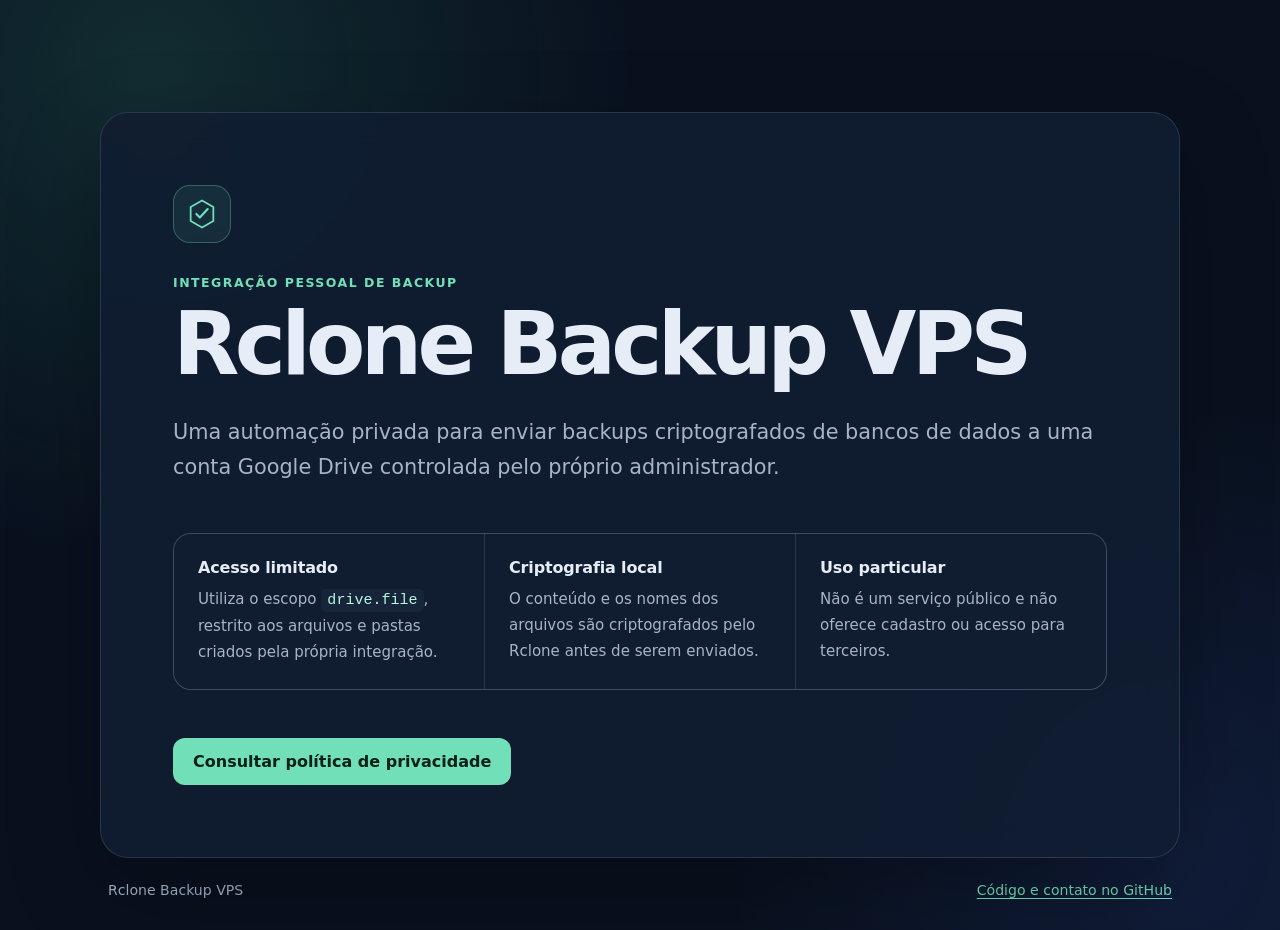
<file: index.html>
<!doctype html>
<html lang="pt-BR">
  <head>
    <meta charset="utf-8">
    <meta name="viewport" content="width=device-width, initial-scale=1">
    <meta name="description" content="Informações sobre o Rclone Backup VPS, uma integração pessoal para backups criptografados no Google Drive.">
    <title>Rclone Backup VPS</title>
    <link rel="stylesheet" href="styles.css">
  </head>
  <body>
    <main class="shell">
      <section class="card" aria-labelledby="page-title">
        <div class="mark" aria-hidden="true">
          <svg viewBox="0 0 48 48" role="img">
            <path d="M24 5 40 14v20L24 43 8 34V14L24 5Z" fill="none" stroke="currentColor" stroke-width="2.5"/>
            <path d="m16 24 5 5 11-12" fill="none" stroke="currentColor" stroke-linecap="round" stroke-linejoin="round" stroke-width="3"/>
          </svg>
        </div>

        <p class="eyebrow">Integração pessoal de backup</p>
        <h1 id="page-title">Rclone Backup VPS</h1>
        <p class="lead">
          Uma automação privada para enviar backups criptografados de bancos de dados a uma conta Google Drive controlada pelo próprio administrador.
        </p>

        <div class="details">
          <article>
            <h2>Acesso limitado</h2>
            <p>Utiliza o escopo <code>drive.file</code>, restrito aos arquivos e pastas criados pela própria integração.</p>
          </article>
          <article>
            <h2>Criptografia local</h2>
            <p>O conteúdo e os nomes dos arquivos são criptografados pelo Rclone antes de serem enviados.</p>
          </article>
          <article>
            <h2>Uso particular</h2>
            <p>Não é um serviço público e não oferece cadastro ou acesso para terceiros.</p>
          </article>
        </div>

        <a class="button" href="privacy.html">Consultar política de privacidade</a>
      </section>

      <footer>
        <span>Rclone Backup VPS</span>
        <a href="https://github.com/gutocz/rclonebckpvps">Código e contato no GitHub</a>
      </footer>
    </main>
  </body>
</html>
</file>
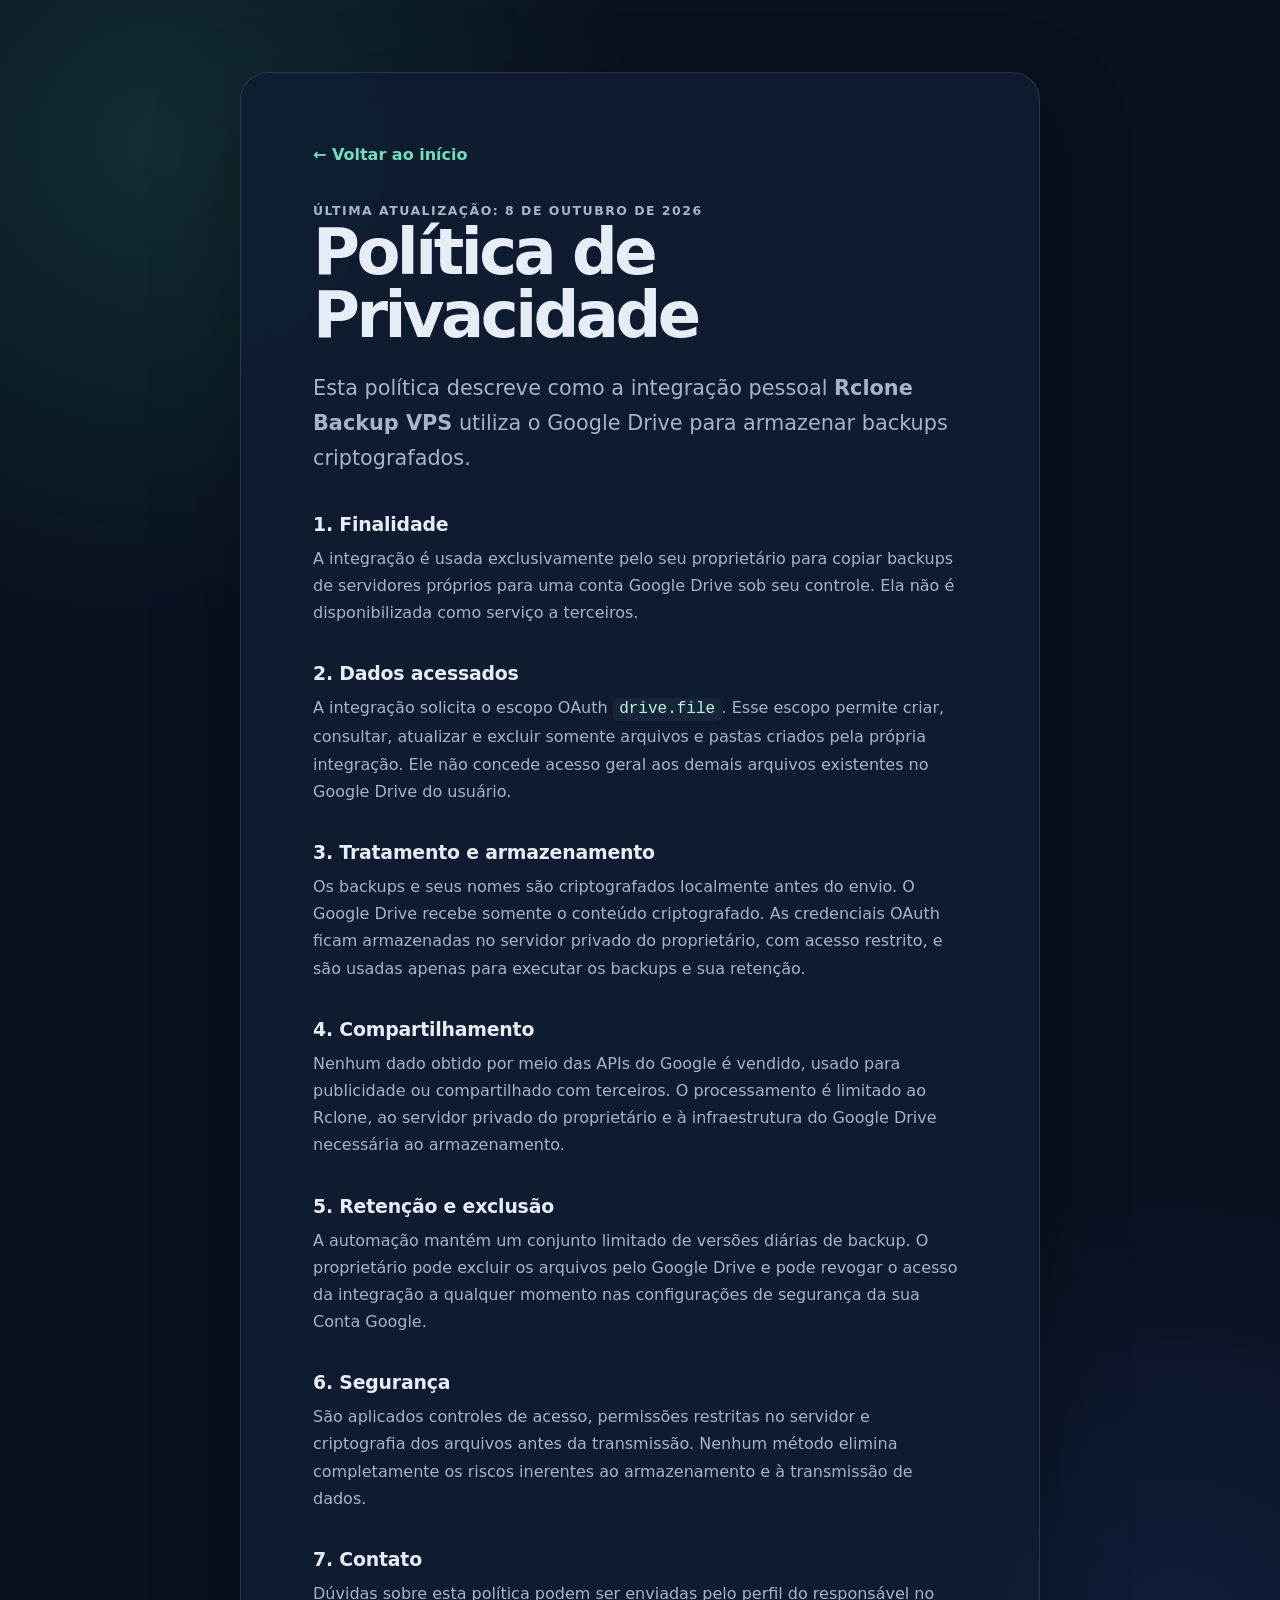
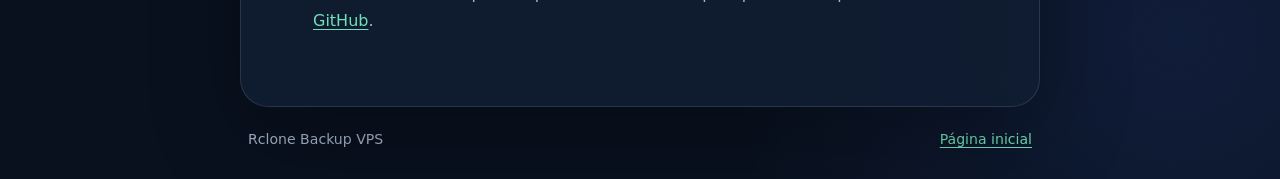
<file: privacy.html>
<!doctype html>
<html lang="pt-BR">
  <head>
    <meta charset="utf-8">
    <meta name="viewport" content="width=device-width, initial-scale=1">
    <meta name="description" content="Política de privacidade da integração pessoal Rclone Backup VPS.">
    <title>Política de Privacidade — Rclone Backup VPS</title>
    <link rel="stylesheet" href="styles.css">
  </head>
  <body>
    <main class="shell document-shell">
      <article class="card document">
        <a class="back" href="index.html">← Voltar ao início</a>
        <p class="eyebrow">Última atualização: 8 de outubro de 2026</p>
        <h1>Política de Privacidade</h1>

        <p class="lead">
          Esta política descreve como a integração pessoal <strong>Rclone Backup VPS</strong> utiliza o Google Drive para armazenar backups criptografados.
        </p>

        <h2>1. Finalidade</h2>
        <p>
          A integração é usada exclusivamente pelo seu proprietário para copiar backups de servidores próprios para uma conta Google Drive sob seu controle. Ela não é disponibilizada como serviço a terceiros.
        </p>

        <h2>2. Dados acessados</h2>
        <p>
          A integração solicita o escopo OAuth <code>drive.file</code>. Esse escopo permite criar, consultar, atualizar e excluir somente arquivos e pastas criados pela própria integração. Ele não concede acesso geral aos demais arquivos existentes no Google Drive do usuário.
        </p>

        <h2>3. Tratamento e armazenamento</h2>
        <p>
          Os backups e seus nomes são criptografados localmente antes do envio. O Google Drive recebe somente o conteúdo criptografado. As credenciais OAuth ficam armazenadas no servidor privado do proprietário, com acesso restrito, e são usadas apenas para executar os backups e sua retenção.
        </p>

        <h2>4. Compartilhamento</h2>
        <p>
          Nenhum dado obtido por meio das APIs do Google é vendido, usado para publicidade ou compartilhado com terceiros. O processamento é limitado ao Rclone, ao servidor privado do proprietário e à infraestrutura do Google Drive necessária ao armazenamento.
        </p>

        <h2>5. Retenção e exclusão</h2>
        <p>
          A automação mantém um conjunto limitado de versões diárias de backup. O proprietário pode excluir os arquivos pelo Google Drive e pode revogar o acesso da integração a qualquer momento nas configurações de segurança da sua Conta Google.
        </p>

        <h2>6. Segurança</h2>
        <p>
          São aplicados controles de acesso, permissões restritas no servidor e criptografia dos arquivos antes da transmissão. Nenhum método elimina completamente os riscos inerentes ao armazenamento e à transmissão de dados.
        </p>

        <h2>7. Contato</h2>
        <p>
          Dúvidas sobre esta política podem ser enviadas pelo perfil do responsável no <a href="https://github.com/gutocz">GitHub</a>.
        </p>
      </article>

      <footer>
        <span>Rclone Backup VPS</span>
        <a href="index.html">Página inicial</a>
      </footer>
    </main>
  </body>
</html>
</file>
<file: styles.css>
:root {
  color-scheme: dark;
  --background: #09111f;
  --surface: rgba(17, 29, 49, 0.88);
  --surface-border: rgba(148, 163, 184, 0.2);
  --text: #e7edf7;
  --muted: #a7b4c8;
  --accent: #71e0b8;
  --accent-strong: #42c99a;
  --code: #17253a;
  font-family: Inter, ui-sans-serif, system-ui, -apple-system, BlinkMacSystemFont, "Segoe UI", sans-serif;
}

* {
  box-sizing: border-box;
}

html {
  min-height: 100%;
  background: var(--background);
}

body {
  min-height: 100vh;
  margin: 0;
  color: var(--text);
  background:
    radial-gradient(circle at 12% 8%, rgba(66, 201, 154, 0.15), transparent 30rem),
    radial-gradient(circle at 92% 92%, rgba(71, 117, 255, 0.12), transparent 28rem),
    var(--background);
}

a {
  color: var(--accent);
  text-underline-offset: 0.2em;
}

.shell {
  width: min(1080px, calc(100% - 32px));
  margin: 0 auto;
  padding: clamp(48px, 9vw, 112px) 0 32px;
}

.document-shell {
  width: min(800px, calc(100% - 32px));
  padding-top: clamp(32px, 6vw, 72px);
}

.card {
  padding: clamp(28px, 6vw, 72px);
  border: 1px solid var(--surface-border);
  border-radius: 28px;
  background: var(--surface);
  box-shadow: 0 32px 90px rgba(0, 0, 0, 0.28);
  backdrop-filter: blur(16px);
}

.mark {
  display: grid;
  width: 58px;
  height: 58px;
  margin-bottom: 32px;
  place-items: center;
  border: 1px solid rgba(113, 224, 184, 0.32);
  border-radius: 17px;
  color: var(--accent);
  background: rgba(113, 224, 184, 0.08);
}

.mark svg {
  width: 34px;
  height: 34px;
}

.eyebrow {
  margin: 0 0 12px;
  color: var(--accent);
  font-size: 0.78rem;
  font-weight: 700;
  letter-spacing: 0.12em;
  text-transform: uppercase;
}

h1,
h2,
p {
  max-width: 72ch;
}

h1 {
  margin: 0;
  font-size: clamp(2.4rem, 7vw, 5.4rem);
  line-height: 0.98;
  letter-spacing: -0.055em;
}

.document h1 {
  font-size: clamp(2.2rem, 6vw, 4rem);
}

.lead {
  margin: 28px 0 0;
  color: var(--muted);
  font-size: clamp(1.05rem, 2vw, 1.3rem);
  line-height: 1.7;
}

.details {
  display: grid;
  grid-template-columns: repeat(3, 1fr);
  gap: 1px;
  margin: 48px 0;
  overflow: hidden;
  border: 1px solid var(--surface-border);
  border-radius: 18px;
  background: var(--surface-border);
}

.details article {
  padding: 24px;
  background: #101c2f;
}

h2 {
  margin: 0 0 10px;
  font-size: 1rem;
  letter-spacing: -0.01em;
}

.details p,
.document p {
  color: var(--muted);
  line-height: 1.7;
}

.details p {
  margin: 0;
  font-size: 0.94rem;
}

code {
  padding: 0.15em 0.4em;
  border-radius: 5px;
  color: #b9f6df;
  background: var(--code);
  font-family: "SFMono-Regular", Consolas, "Liberation Mono", monospace;
}

.button {
  display: inline-block;
  padding: 14px 20px;
  border-radius: 12px;
  color: #052017;
  background: var(--accent);
  font-weight: 750;
  text-decoration: none;
  transition: background 160ms ease, transform 160ms ease;
}

.button:hover {
  background: var(--accent-strong);
  transform: translateY(-1px);
}

.button:focus-visible,
a:focus-visible {
  outline: 3px solid white;
  outline-offset: 4px;
}

.back {
  display: inline-block;
  margin-bottom: 36px;
  font-weight: 650;
  text-decoration: none;
}

.document h2 {
  margin-top: 36px;
  font-size: 1.18rem;
}

.document p {
  margin: 0;
}

.document .lead {
  margin-top: 24px;
}

footer {
  display: flex;
  justify-content: space-between;
  gap: 24px;
  padding: 24px 8px 0;
  color: var(--muted);
  font-size: 0.88rem;
}

@media (max-width: 760px) {
  .details {
    grid-template-columns: 1fr;
  }

  footer {
    flex-direction: column;
    gap: 8px;
  }
}

@media (prefers-reduced-motion: reduce) {
  .button {
    transition: none;
  }
}
</file>
